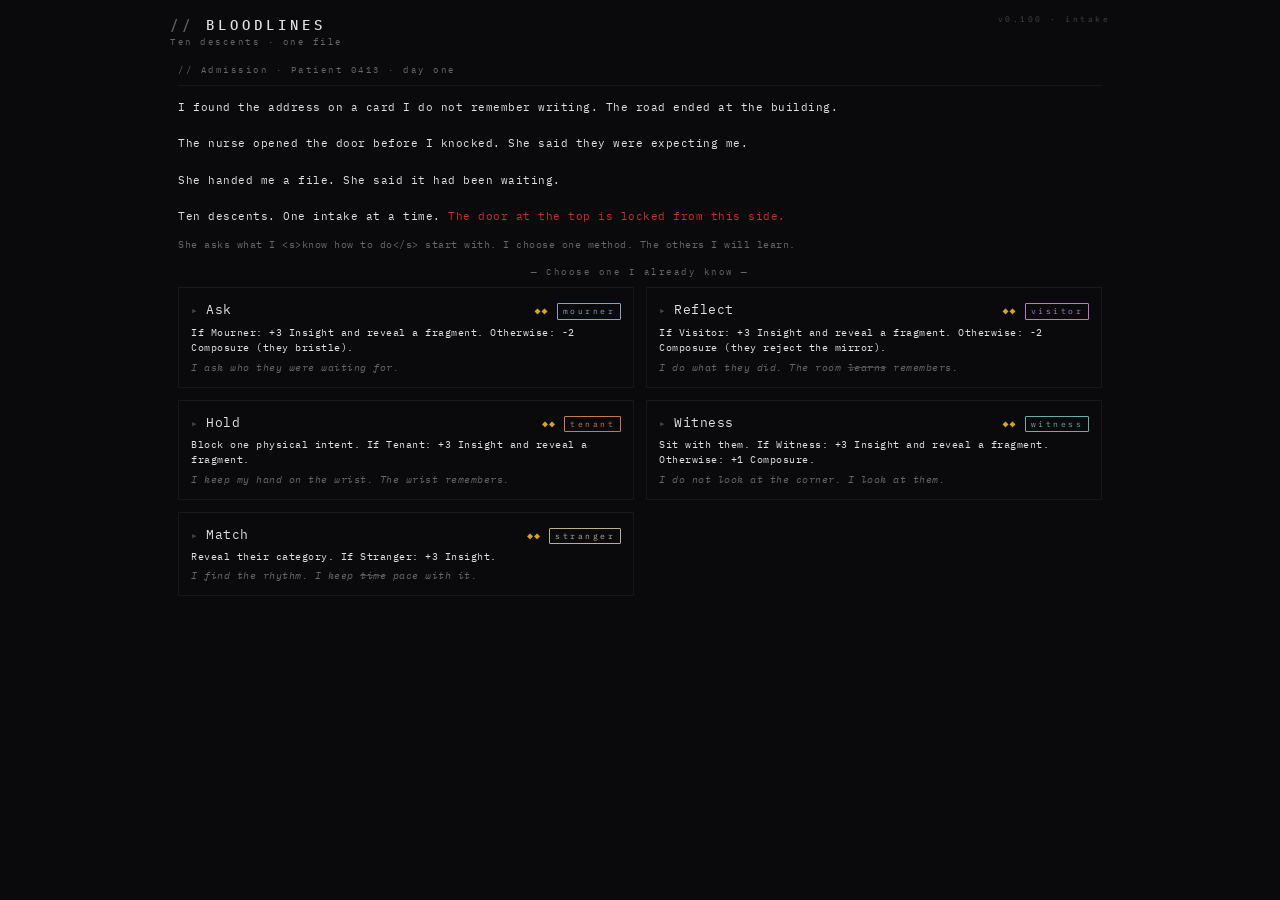
<file: index.html>
<!DOCTYPE html>
<html lang="en">
<head>
<meta charset="UTF-8">
<meta name="viewport" content="width=device-width, initial-scale=1.0">
<title>Bloodlines</title>
<link rel="preconnect" href="https://fonts.googleapis.com">
<link rel="preconnect" href="https://fonts.gstatic.com" crossorigin>
<link rel="stylesheet" href="https://fonts.googleapis.com/css2?family=IBM+Plex+Mono:wght@400;500;700&display=swap">
<link rel="stylesheet" href="styles.css">
</head>
<body>
<div id="app"></div>
<div id="modal-root"></div>
<script type="module" src="src/main.js"></script>
</body>
</html>
</file>
<file: styles.css>
* { box-sizing: border-box; margin: 0; padding: 0; }

  :root {
    --doc-bg:        #0a0a0c;
    --doc-rule:      #18181a;
    --ink-100:       #e0e0e2;
    --ink-80:        #888888;
    --ink-60:        #666666;
    --ink-40:        #444444;
    --ink-20:        #222222;
    --doc-blood:     #c8302a;
    --doc-gold:      #d4a428;

    --rule-faint:    rgba(224, 224, 226, 0.06);
    --rule-soft:     rgba(224, 224, 226, 0.12);
    --rule-strong:   rgba(224, 224, 226, 0.22);

    --cat-mourner:   #8a9ec9;
    --cat-visitor:   #b27cc7;
    --cat-tenant:    #c97a4c;
    --cat-witness:   #6caea4;
    --cat-stranger:  #b8b08a;

    --font-mono:     'IBM Plex Mono', 'Courier New', Courier, monospace;

    --fs-label:      8px;
    --fs-label-2:    9px;
    --fs-body-tight: 10px;
    --fs-body:       11px;
    --fs-header-2:   13px;
    --fs-header:     14px;
    --fs-display:    22px;
    --ls-label:      2.5px;
    --ls-header:     3px;
    --ls-tight:      0.5px;

    --space-1: 4px;
    --space-2: 8px;
    --space-3: 12px;
    --space-4: 16px;
    --space-5: 20px;
    --space-6: 32px;

    --z-app:   1;
    --z-fx:    50;
    --z-modal: 100;

    --dur-quick:   120ms;
    --dur-normal:  240ms;
    --dur-slow:    420ms;
    --ease-out:    cubic-bezier(0.2, 0.6, 0.2, 1);
  }

  html, body {
    background: var(--doc-bg);
    color: var(--ink-100);
    font-family: var(--font-mono);
    -webkit-font-smoothing: antialiased;
  }
  body {
    user-select: none;
    -webkit-user-select: none;
    -webkit-tap-highlight-color: transparent;
    min-height: 100vh;
    display: flex;
    justify-content: center;
    padding: 16px;
    overflow-x: hidden;
  }
  input, textarea { user-select: text; -webkit-user-select: text; }
  #app { width: 100%; max-width: 940px; position: relative; z-index: var(--z-app); }

  /* ── corruption text utilities ────────────────────────────────── */
  .strike-pair s { color: var(--ink-60); text-decoration: line-through; text-decoration-color: var(--ink-60); }
  s { color: var(--ink-60); text-decoration: line-through; text-decoration-color: var(--ink-40); }
  .redact {
    display: inline-block;
    background: var(--doc-blood);
    height: 1em;
    vertical-align: -0.15em;
    border-radius: 1px;
  }
  .doc-gold { color: var(--doc-gold); }
  .doc-blood-text { color: var(--doc-blood); }

  /* ── modal scrim ─────────────────────────────────────────────── */
  .modal-bg {
    position: fixed; inset: 0; background: rgba(0, 0, 0, 0.86);
    z-index: var(--z-modal);
    display: flex; align-items: center; justify-content: center;
    animation: fade 0.18s;
  }
  @keyframes fade { from { opacity: 0; } to { opacity: 1; } }
  @keyframes float-up { 0% { transform: translateY(0); opacity: 1; } 100% { transform: translateY(-58px); opacity: 0; } }

  /* ── h1 + page subtitle ─────────────────────────────────────── */
  h1 {
    font-family: var(--font-mono);
    font-size: var(--fs-header);
    letter-spacing: 4px;
    color: var(--ink-100);
    font-weight: 500;
    margin: 0 0 2px 0;
  }
  h1::before { content: '// '; color: var(--ink-60); }
  .subtitle {
    font-size: var(--fs-label-2);
    letter-spacing: var(--ls-label);
    color: var(--ink-60);
    margin: 0 0 var(--space-4) 0;
  }

  /* ── doc-page primitives ────────────────────────────────────── */
  .doc-page {
    background: var(--doc-bg);
    color: var(--ink-100);
    padding: 0 var(--space-2);
    margin: 0 auto var(--space-4);
    font-family: var(--font-mono);
    letter-spacing: var(--ls-tight);
    font-size: var(--fs-body);
    line-height: 1.55;
  }
  .doc-page-tag {
    font-size: var(--fs-label-2);
    letter-spacing: var(--ls-label);
    color: var(--ink-60);
    padding-bottom: var(--space-2);
    margin-bottom: var(--space-3);
    border-bottom: 1px solid var(--rule-faint);
  }
  .doc-prose {
    color: var(--ink-100);
    margin-bottom: var(--space-3);
    white-space: pre-wrap;
    line-height: 1.65;
  }
  .doc-prose.dim { color: var(--ink-60); font-size: var(--fs-body-tight); }

  .doc-version {
    position: absolute; top: -2px; right: 0;
    font-size: var(--fs-label);
    letter-spacing: var(--ls-label);
    color: var(--ink-40);
  }

  .doc-strip {
    display: flex; flex-wrap: wrap;
    font-size: var(--fs-label-2);
    color: var(--ink-60);
    letter-spacing: var(--ls-label);
    padding-bottom: var(--space-2);
    margin-bottom: var(--space-3);
    border-bottom: 1px solid var(--rule-faint);
  }
  .doc-strip-cell { padding-right: var(--space-3); }
  .doc-strip-cell + .doc-strip-cell { padding-left: var(--space-3); border-left: 1px solid var(--rule-faint); }

  .sec-label-doc {
    font-size: var(--fs-label-2);
    color: var(--ink-60);
    letter-spacing: var(--ls-label);
    text-align: center;
    margin: var(--space-3) 0 var(--space-2);
  }

  .doc-action-row {
    display: flex; gap: var(--space-3);
    margin-top: var(--space-3);
    padding-top: var(--space-3);
    border-top: 1px dotted var(--rule-faint);
    justify-content: flex-end;
  }
  .doc-action-row.left { justify-content: flex-start; border-top: none; padding-top: 0; margin-top: var(--space-2); }
  .doc-button {
    background: transparent;
    border: 0;
    color: var(--ink-100);
    font-family: var(--font-mono);
    font-size: var(--fs-body);
    letter-spacing: 1px;
    padding: var(--space-1) var(--space-2);
    cursor: pointer;
    display: inline-flex; align-items: baseline; gap: 2px;
    transition: color var(--dur-quick) var(--ease-out);
  }
  .doc-button:hover:not(:disabled) { color: var(--doc-gold); }
  .doc-button:disabled { color: var(--ink-40); cursor: not-allowed; }
  .doc-button .doc-button-marker { color: var(--ink-60); }
  .doc-button:hover:not(:disabled) .doc-button-marker { color: var(--doc-gold); }
  .doc-button.small { font-size: var(--fs-body-tight); color: var(--ink-60); }
  .doc-button.small:hover:not(:disabled) { color: var(--ink-100); }

  /* ═══════════════════════════════════════════════════════════════
     ADMISSION SCREEN
     ═══════════════════════════════════════════════════════════════ */
  .method-grid {
    display: grid;
    grid-template-columns: 1fr 1fr;
    gap: var(--space-3);
    margin-bottom: var(--space-3);
  }
  @media (max-width: 640px) { .method-grid { grid-template-columns: 1fr; } }

  .method-card {
    border: 1px solid var(--rule-faint);
    background: transparent;
    padding: var(--space-3);
    transition: border-color var(--dur-quick) var(--ease-out);
    cursor: default;
  }
  .method-card.selectable {
    cursor: pointer;
  }
  .method-card.selectable:hover {
    border-color: var(--rule-strong);
  }
  .method-card.inherited {
    border-color: var(--rule-faint);
    background: rgba(212, 164, 40, 0.03);
  }
  .method-head {
    display: flex; align-items: baseline; gap: var(--space-2);
    margin-bottom: var(--space-1);
  }
  .method-marker { color: var(--ink-40); }
  .method-card.selectable:hover .method-marker { color: var(--doc-gold); }
  .method-name {
    color: var(--ink-100);
    font-size: var(--fs-header-2);
    letter-spacing: 0.5px;
    flex: 1;
  }
  .method-cost {
    color: var(--doc-gold);
    font-size: var(--fs-body-tight);
    letter-spacing: 1px;
  }
  .method-cat {
    font-size: var(--fs-label);
    letter-spacing: var(--ls-label);
    padding: 1px 5px;
    border: 1px solid currentColor;
    border-radius: 1px;
  }
  .method-cat-mourner  { color: var(--cat-mourner); }
  .method-cat-visitor  { color: var(--cat-visitor); }
  .method-cat-tenant   { color: var(--cat-tenant); }
  .method-cat-witness  { color: var(--cat-witness); }
  .method-cat-stranger { color: var(--cat-stranger); }
  .method-desc {
    color: var(--ink-100);
    font-size: var(--fs-body-tight);
    margin-bottom: 4px;
  }
  .method-voice {
    color: var(--ink-60);
    font-size: var(--fs-body-tight);
    font-style: italic;
    line-height: 1.5;
  }

  /* ═══════════════════════════════════════════════════════════════
     HALLWAY SCREEN
     ═══════════════════════════════════════════════════════════════ */
  .scar-line {
    display: flex; align-items: baseline; gap: 4px;
    color: var(--doc-blood);
    margin-top: var(--space-2);
  }
  .scar-marker { color: var(--doc-blood); }
  .scar-name { color: var(--ink-100); font-size: var(--fs-body); }
  .scar-sep  { color: var(--ink-40); }
  .scar-voice { color: var(--ink-80); font-style: italic; font-size: var(--fs-body-tight); }
  .scar-effect {
    color: var(--ink-60);
    font-size: var(--fs-body-tight);
    margin-left: 18px;
    margin-bottom: var(--space-2);
  }

  .hallway-patient-card {
    display: flex; align-items: baseline; gap: 4px;
    padding: var(--space-2);
    border-left: 2px solid var(--rule-soft);
    color: var(--ink-100);
    margin-bottom: var(--space-2);
  }
  .hpc-marker { color: var(--ink-60); }
  .hpc-name   { color: var(--ink-100); font-size: var(--fs-header-2); }
  .hpc-sep    { color: var(--ink-40); }
  .hpc-sub    { color: var(--ink-80); font-style: italic; }

  /* ═══════════════════════════════════════════════════════════════
     INTAKE SCREEN — the heart
     ═══════════════════════════════════════════════════════════════ */
  .intake-screen {
    padding: var(--space-3) var(--space-4);
    font-size: var(--fs-body);
    line-height: 1.5;
  }

  .intake-header {
    display: flex; align-items: baseline; gap: var(--space-2);
    font-size: var(--fs-label-2);
    letter-spacing: var(--ls-label);
    color: var(--ink-60);
    padding-bottom: var(--space-2);
    margin-bottom: var(--space-3);
    border-bottom: 1px solid var(--rule-faint);
  }
  .h-sep { color: var(--ink-40); }

  .intake-grid {
    display: grid;
    grid-template-columns: 1.4fr 1fr;
    gap: var(--space-4);
    margin-bottom: var(--space-3);
  }
  @media (max-width: 720px) {
    .intake-grid { grid-template-columns: 1fr; gap: var(--space-3); }
  }

  /* patient column */
  .intake-col.patient {
    border-right: 1px solid var(--rule-faint);
    padding-right: var(--space-3);
    min-width: 0;
  }
  .pt-title-row {
    display: flex; align-items: baseline; gap: var(--space-2);
    margin-bottom: 2px;
    flex-wrap: wrap;
  }
  .pt-title {
    font-size: 18px;
    color: var(--ink-100);
    letter-spacing: 0.5px;
    flex: 1;
    word-break: break-word;
  }
  .pt-ward {
    font-size: var(--fs-label-2);
    letter-spacing: var(--ls-label);
    padding: 2px 6px;
    border: 1px solid currentColor;
    border-radius: 1px;
  }
  .pt-ward.ward-mourner  { color: var(--cat-mourner); }
  .pt-ward.ward-visitor  { color: var(--cat-visitor); }
  .pt-ward.ward-tenant   { color: var(--cat-tenant); }
  .pt-ward.ward-witness  { color: var(--cat-witness); }
  .pt-ward.ward-stranger { color: var(--cat-stranger); }
  .pt-ward.ward-unknown  { color: var(--ink-40); border-color: var(--ink-40); }

  .pt-sub {
    color: var(--ink-80);
    font-size: var(--fs-body);
    margin-bottom: var(--space-2);
  }

  .pt-glyph-row {
    display: flex; justify-content: center; align-items: center;
    margin: var(--space-2) 0;
  }
  .pt-glyph {
    width: 96px; height: 96px;
    color: var(--ink-100);
    display: flex; align-items: center; justify-content: center;
  }
  .pt-glyph svg { width: 100%; height: 100%; display: block; }

  .pt-file { padding: 0 var(--space-2); }
  .pt-file-line {
    color: var(--ink-100);
    font-size: var(--fs-body);
    line-height: 1.55;
    margin-bottom: 4px;
  }
  .pt-file-line.redacted { color: var(--ink-40); }
  .fn-line { padding: 1px 0; }
  .fn-line.dim { color: var(--ink-40); }

  .pt-tags {
    margin-top: var(--space-2);
    font-size: var(--fs-label-2);
    color: var(--doc-blood);
    letter-spacing: var(--ls-label);
    text-align: center;
  }

  /* player column */
  .intake-col.me { padding-left: var(--space-3); min-width: 0; }
  .me-title {
    font-size: var(--fs-label-2);
    color: var(--ink-60);
    letter-spacing: var(--ls-label);
    text-align: right;
    margin-bottom: var(--space-2);
  }

  .bar-row {
    display: grid;
    grid-template-columns: 60px 1fr 56px;
    align-items: center;
    gap: var(--space-2);
    margin-bottom: var(--space-2);
  }
  .bar-label {
    font-size: var(--fs-label-2);
    color: var(--ink-60);
    letter-spacing: var(--ls-label);
  }
  .bar {
    height: 6px;
    background: var(--ink-20);
    position: relative;
    overflow: hidden;
  }
  .bar-fill {
    display: block;
    height: 100%;
    transition: width var(--dur-slow) var(--ease-out);
  }
  .bar-fill.comp { background: var(--doc-blood); }
  .bar-fill.ins  { background: var(--doc-gold); }
  .bar-num {
    text-align: right;
    color: var(--ink-100);
    font-size: var(--fs-body);
  }

  .pages-row {
    display: grid;
    grid-template-columns: 60px 1fr;
    align-items: center;
    gap: var(--space-2);
    margin-bottom: var(--space-3);
  }
  .page-pips {
    display: inline-flex; gap: 4px;
    color: var(--ink-100);
    font-size: var(--fs-header-2);
  }
  .page-pip.on  { color: var(--doc-gold); }
  .page-pip.off { color: var(--ink-20); }

  .me-scars-lab { text-align: left; margin-top: var(--space-3); }
  .me-scar-line {
    display: flex; align-items: baseline; gap: 4px;
    color: var(--doc-blood);
    font-size: var(--fs-body-tight);
    margin-bottom: 2px;
  }
  .me-scar-name { color: var(--ink-80); }
  .me-scar-suspended { color: var(--ink-40); font-style: italic; }

  /* intent banner */
  .intent-banner {
    display: flex; align-items: baseline; gap: 6px;
    padding: var(--space-2) var(--space-3);
    border-top: 1px solid var(--rule-soft);
    border-bottom: 1px solid var(--rule-soft);
    background: rgba(200, 48, 42, 0.04);
    margin-bottom: var(--space-3);
    font-size: var(--fs-body);
    flex-wrap: wrap;
  }
  .ib-prefix { color: var(--ink-60); letter-spacing: var(--ls-label); font-size: var(--fs-label-2); }
  .ib-icon   { color: var(--doc-blood); font-size: var(--fs-header-2); }
  .ib-name   { color: var(--ink-100); font-size: var(--fs-header-2); letter-spacing: 0.5px; }
  .ib-name.redacted { color: var(--ink-40); }
  .ib-sep    { color: var(--ink-40); }
  .ib-class  {
    font-size: var(--fs-label-2);
    letter-spacing: var(--ls-label);
    color: var(--ink-80);
  }
  .ib-class.speech   { color: var(--cat-mourner); }
  .ib-class.intimacy { color: var(--cat-visitor); }
  .ib-class.physical { color: var(--cat-tenant); }
  .ib-class.psychic  { color: var(--cat-witness); }
  .ib-class.drift    { color: var(--cat-stranger); }
  .ib-dmg    { color: var(--doc-blood); }
  .ib-hint   { color: var(--ink-60); font-size: var(--fs-body-tight); }

  /* kit panel */
  .kit-panel { margin-bottom: var(--space-3); }
  .kit-lab { text-align: left; margin: 0 0 var(--space-2); }
  .kit-grid {
    display: grid;
    grid-template-columns: repeat(auto-fill, minmax(160px, 1fr));
    gap: var(--space-2);
  }

  .kit-card {
    background: transparent;
    border: 1px solid var(--rule-faint);
    color: var(--ink-100);
    text-align: left;
    padding: var(--space-2);
    font-family: var(--font-mono);
    font-size: var(--fs-body-tight);
    cursor: pointer;
    transition: border-color var(--dur-quick) var(--ease-out),
                background var(--dur-quick) var(--ease-out);
  }
  .kit-card:hover:not(:disabled) {
    border-color: var(--rule-strong);
    background: rgba(224, 224, 226, 0.025);
  }
  .kit-card:disabled,
  .kit-card.unafford {
    color: var(--ink-40);
    cursor: not-allowed;
    border-color: var(--rule-faint);
    opacity: 0.55;
  }
  .kit-card-top {
    display: flex; align-items: baseline; gap: 4px;
    margin-bottom: 2px;
  }
  .kit-card-name {
    color: inherit;
    font-size: var(--fs-body);
    letter-spacing: 0.5px;
    flex: 1;
  }
  .kit-card-cost {
    color: var(--doc-gold);
    font-size: var(--fs-label-2);
    letter-spacing: 1px;
  }
  .kit-card:disabled .kit-card-cost { color: var(--ink-40); }
  .cost-pip { display: inline-block; }
  .kit-card-cat {
    font-size: var(--fs-label);
    letter-spacing: var(--ls-label);
    color: var(--ink-60);
    margin-bottom: 2px;
  }
  .kit-card-desc {
    color: var(--ink-80);
    line-height: 1.45;
  }
  .kit-card.has-cat.cat-mourner  { border-left: 2px solid var(--cat-mourner); }
  .kit-card.has-cat.cat-visitor  { border-left: 2px solid var(--cat-visitor); }
  .kit-card.has-cat.cat-tenant   { border-left: 2px solid var(--cat-tenant); }
  .kit-card.has-cat.cat-witness  { border-left: 2px solid var(--cat-witness); }
  .kit-card.has-cat.cat-stranger { border-left: 2px solid var(--cat-stranger); }

  .kit-card.name-card {
    border-color: var(--doc-gold);
    background: rgba(212, 164, 40, 0.05);
  }
  .kit-card.name-card .kit-card-name { color: var(--doc-gold); }

  /* action row */
  .intake-actions {
    display: flex; justify-content: flex-end;
    margin-bottom: var(--space-3);
  }
  .end-intake-btn {
    background: transparent;
    border: 1px solid var(--rule-soft);
    color: var(--ink-100);
    font-family: var(--font-mono);
    font-size: var(--fs-body);
    letter-spacing: var(--ls-tight);
    padding: var(--space-2) var(--space-3);
    cursor: pointer;
    transition: color var(--dur-quick) var(--ease-out), border-color var(--dur-quick) var(--ease-out);
  }
  .end-intake-btn:hover { color: var(--doc-gold); border-color: var(--doc-gold); }

  /* log panel */
  .intake-log-panel {
    border-top: 1px solid var(--rule-faint);
    padding-top: var(--space-2);
  }
  .log-header {
    font-size: var(--fs-label-2);
    color: var(--ink-60);
    letter-spacing: var(--ls-label);
    margin-bottom: var(--space-1);
  }
  .intake-log-scroll {
    max-height: 140px;
    overflow-y: auto;
    font-size: var(--fs-body-tight);
    line-height: 1.55;
    padding-right: var(--space-1);
  }
  .intake-log-scroll::-webkit-scrollbar { width: 6px; }
  .intake-log-scroll::-webkit-scrollbar-track { background: transparent; }
  .intake-log-scroll::-webkit-scrollbar-thumb { background: var(--rule-soft); }
  .log-line { color: var(--ink-80); padding: 1px 0; }
  .log-line.sys { color: var(--ink-60); font-style: italic; }
  .log-line.play { color: var(--ink-100); }
  .log-line.pat { color: var(--doc-blood); }
  .log-line.eff { color: var(--doc-gold); }
  .log-line.crit { color: var(--doc-blood); font-weight: 500; }
  .log-line.fade { color: var(--ink-60); }

  .lore-strip {
    margin-top: var(--space-2);
    padding-top: var(--space-2);
    border-top: 1px dotted var(--rule-faint);
    color: var(--ink-100);
    font-style: italic;
    font-size: var(--fs-body);
    line-height: 1.6;
    animation: fadeUp 0.4s var(--ease-out);
  }
  @keyframes fadeUp {
    from { opacity: 0; transform: translateY(6px); }
    to   { opacity: 1; transform: translateY(0); }
  }

  /* diagnose modal */
  .diagnose-modal {
    background: var(--doc-bg);
    border: 1px solid var(--rule-strong);
    padding: var(--space-4);
    max-width: 520px;
    width: 90%;
    font-family: var(--font-mono);
  }
  .diag-title {
    color: var(--ink-100);
    font-size: var(--fs-header-2);
    margin-bottom: var(--space-1);
  }
  .diag-sub {
    color: var(--ink-60);
    font-size: var(--fs-body-tight);
    margin-bottom: var(--space-3);
  }
  .diag-grid {
    display: grid;
    grid-template-columns: 1fr 1fr;
    gap: var(--space-2);
    margin-bottom: var(--space-3);
  }
  .diag-opt {
    background: transparent;
    border: 1px solid var(--rule-soft);
    color: var(--ink-100);
    padding: var(--space-2);
    cursor: pointer;
    text-align: left;
    font-family: var(--font-mono);
    font-size: var(--fs-body);
    transition: border-color var(--dur-quick) var(--ease-out);
  }
  .diag-opt:hover { border-color: var(--doc-gold); color: var(--doc-gold); }
  .diag-name { font-size: var(--fs-body); letter-spacing: 0.5px; }
  .diag-label { font-size: var(--fs-label-2); color: var(--ink-60); margin-top: 2px; }
  .diag-cancel { display: block; }

  /* ═══════════════════════════════════════════════════════════════
     INTAKE RESULT
     ═══════════════════════════════════════════════════════════════ */
  .result-reveal {
    display: grid;
    grid-template-columns: 80px 1fr;
    gap: var(--space-3);
    margin-bottom: var(--space-3);
    align-items: start;
  }
  .result-glyph {
    width: 80px; height: 80px;
    color: var(--ink-100);
  }
  .result-glyph svg { width: 100%; height: 100%; display: block; }
  .result-lines { color: var(--ink-100); font-size: var(--fs-body); }

  .scar-card {
    border-left: 2px solid var(--doc-blood);
    padding: var(--space-2);
    margin-bottom: var(--space-3);
    background: rgba(200, 48, 42, 0.04);
  }
  .scar-card-name { color: var(--ink-100); font-size: var(--fs-header-2); }
  .scar-card-voice { color: var(--ink-80); font-style: italic; font-size: var(--fs-body-tight); margin: 4px 0; }
  .scar-card-effect { color: var(--ink-60); font-size: var(--fs-body-tight); }

  /* ═══════════════════════════════════════════════════════════════
     BOON SCREEN
     ═══════════════════════════════════════════════════════════════ */
  .boon-grid {
    display: grid;
    grid-template-columns: repeat(3, 1fr);
    gap: var(--space-3);
    margin-bottom: var(--space-3);
  }
  @media (max-width: 720px) { .boon-grid { grid-template-columns: 1fr; } }
  .boon-card {
    border: 1px solid var(--rule-faint);
    padding: var(--space-3);
    cursor: pointer;
    transition: border-color var(--dur-quick) var(--ease-out);
  }
  .boon-card:hover { border-color: var(--rule-strong); }
  .boon-card-name { color: var(--ink-100); font-size: var(--fs-header-2); margin-bottom: 4px; }
  .boon-card-cost { color: var(--doc-gold); font-size: var(--fs-label-2); letter-spacing: 1px; margin-bottom: 4px; }
  .boon-card-cat { color: var(--ink-60); font-size: var(--fs-label-2); letter-spacing: var(--ls-label); margin-bottom: 4px; }
  .boon-card-cat.cat-mourner  { color: var(--cat-mourner); }
  .boon-card-cat.cat-visitor  { color: var(--cat-visitor); }
  .boon-card-cat.cat-tenant   { color: var(--cat-tenant); }
  .boon-card-cat.cat-witness  { color: var(--cat-witness); }
  .boon-card-cat.cat-stranger { color: var(--cat-stranger); }
  .boon-card-desc { color: var(--ink-100); font-size: var(--fs-body-tight); margin-bottom: 4px; }
  .boon-card-voice { color: var(--ink-60); font-size: var(--fs-body-tight); font-style: italic; line-height: 1.5; }

  /* ═══════════════════════════════════════════════════════════════
     ENDINGS
     ═══════════════════════════════════════════════════════════════ */
  .ending-summary {
    display: flex; flex-direction: column; gap: 4px;
    margin-bottom: var(--space-3);
    color: var(--ink-100);
    font-size: var(--fs-body);
  }
  .inherit-list { display: flex; flex-direction: column; gap: 2px; margin-bottom: var(--space-3); }
  .inherit-row { display: flex; align-items: baseline; gap: 4px; font-size: var(--fs-body); }
  .inherit-marker { color: var(--ink-60); }
  .inherit-name { color: var(--ink-100); }
  .inherit-sep { color: var(--ink-40); }
  .inherit-voice { color: var(--ink-80); font-style: italic; font-size: var(--fs-body-tight); }
</file>
